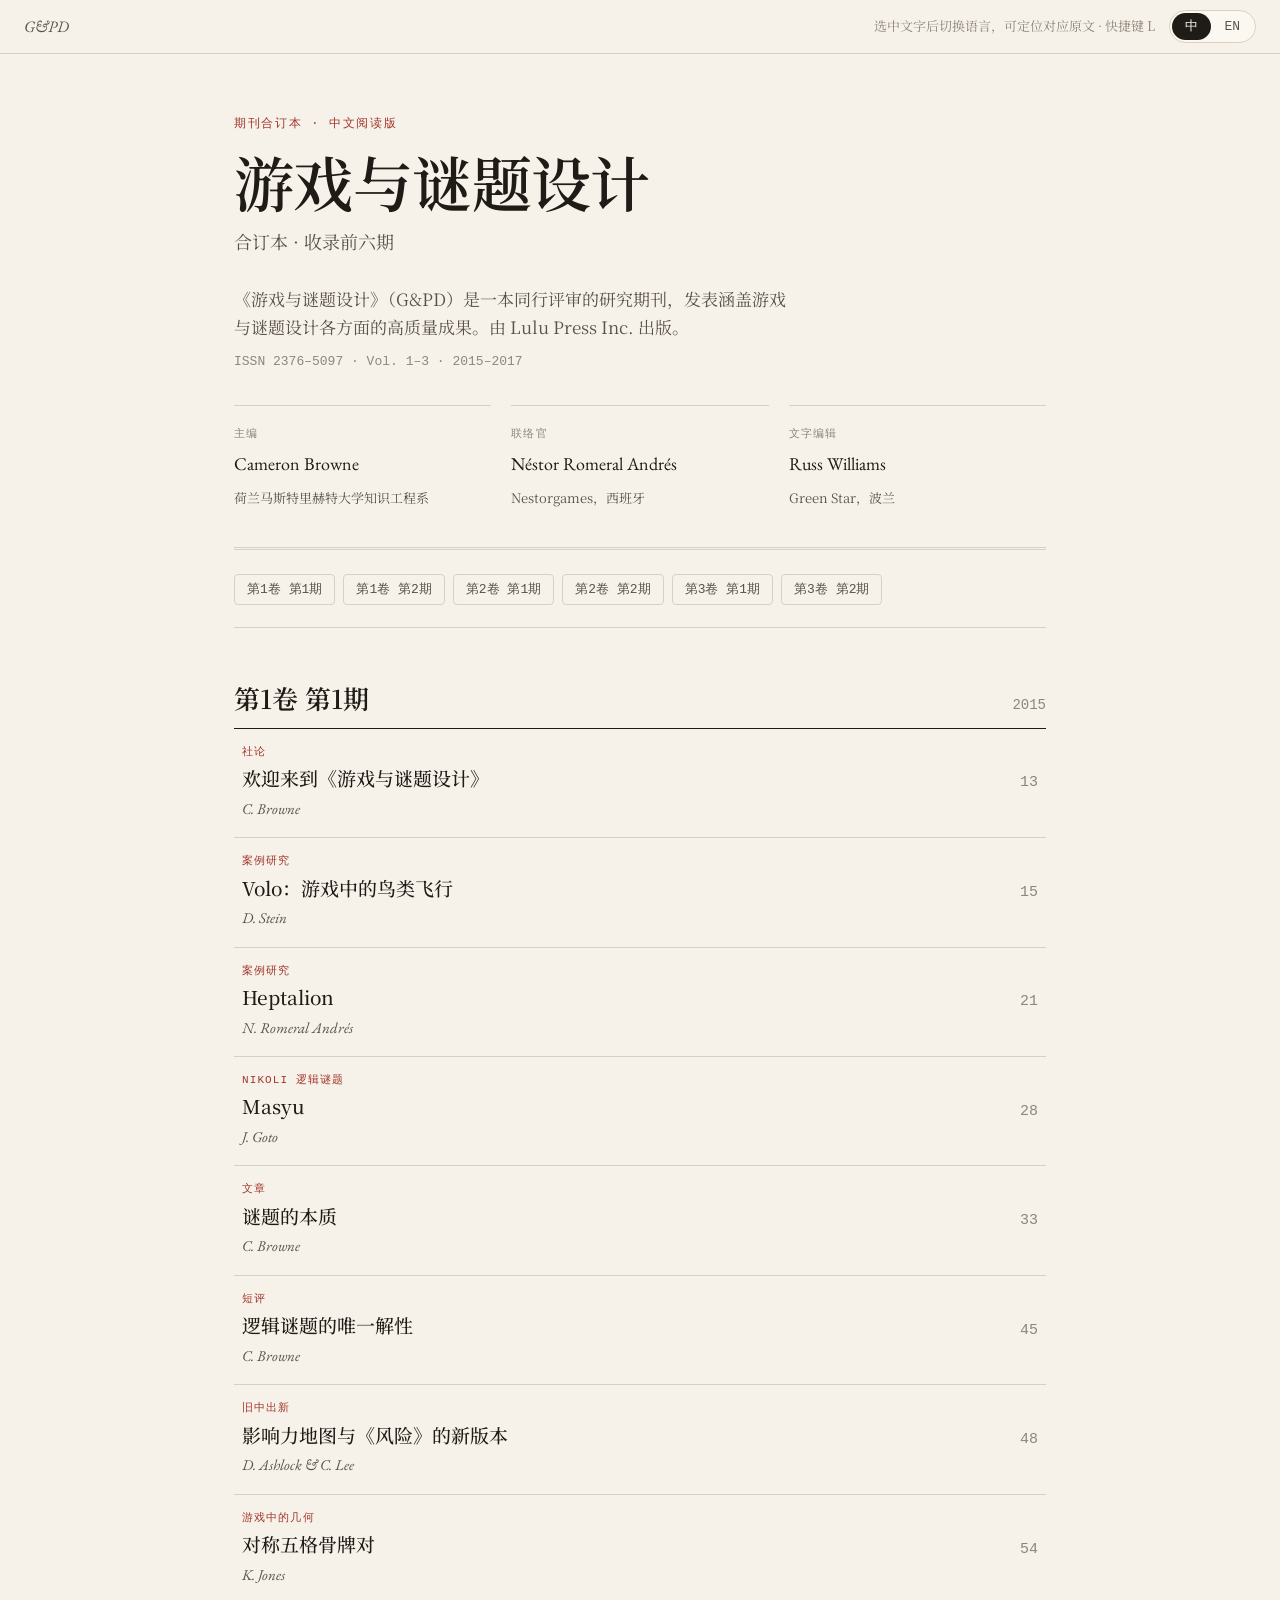
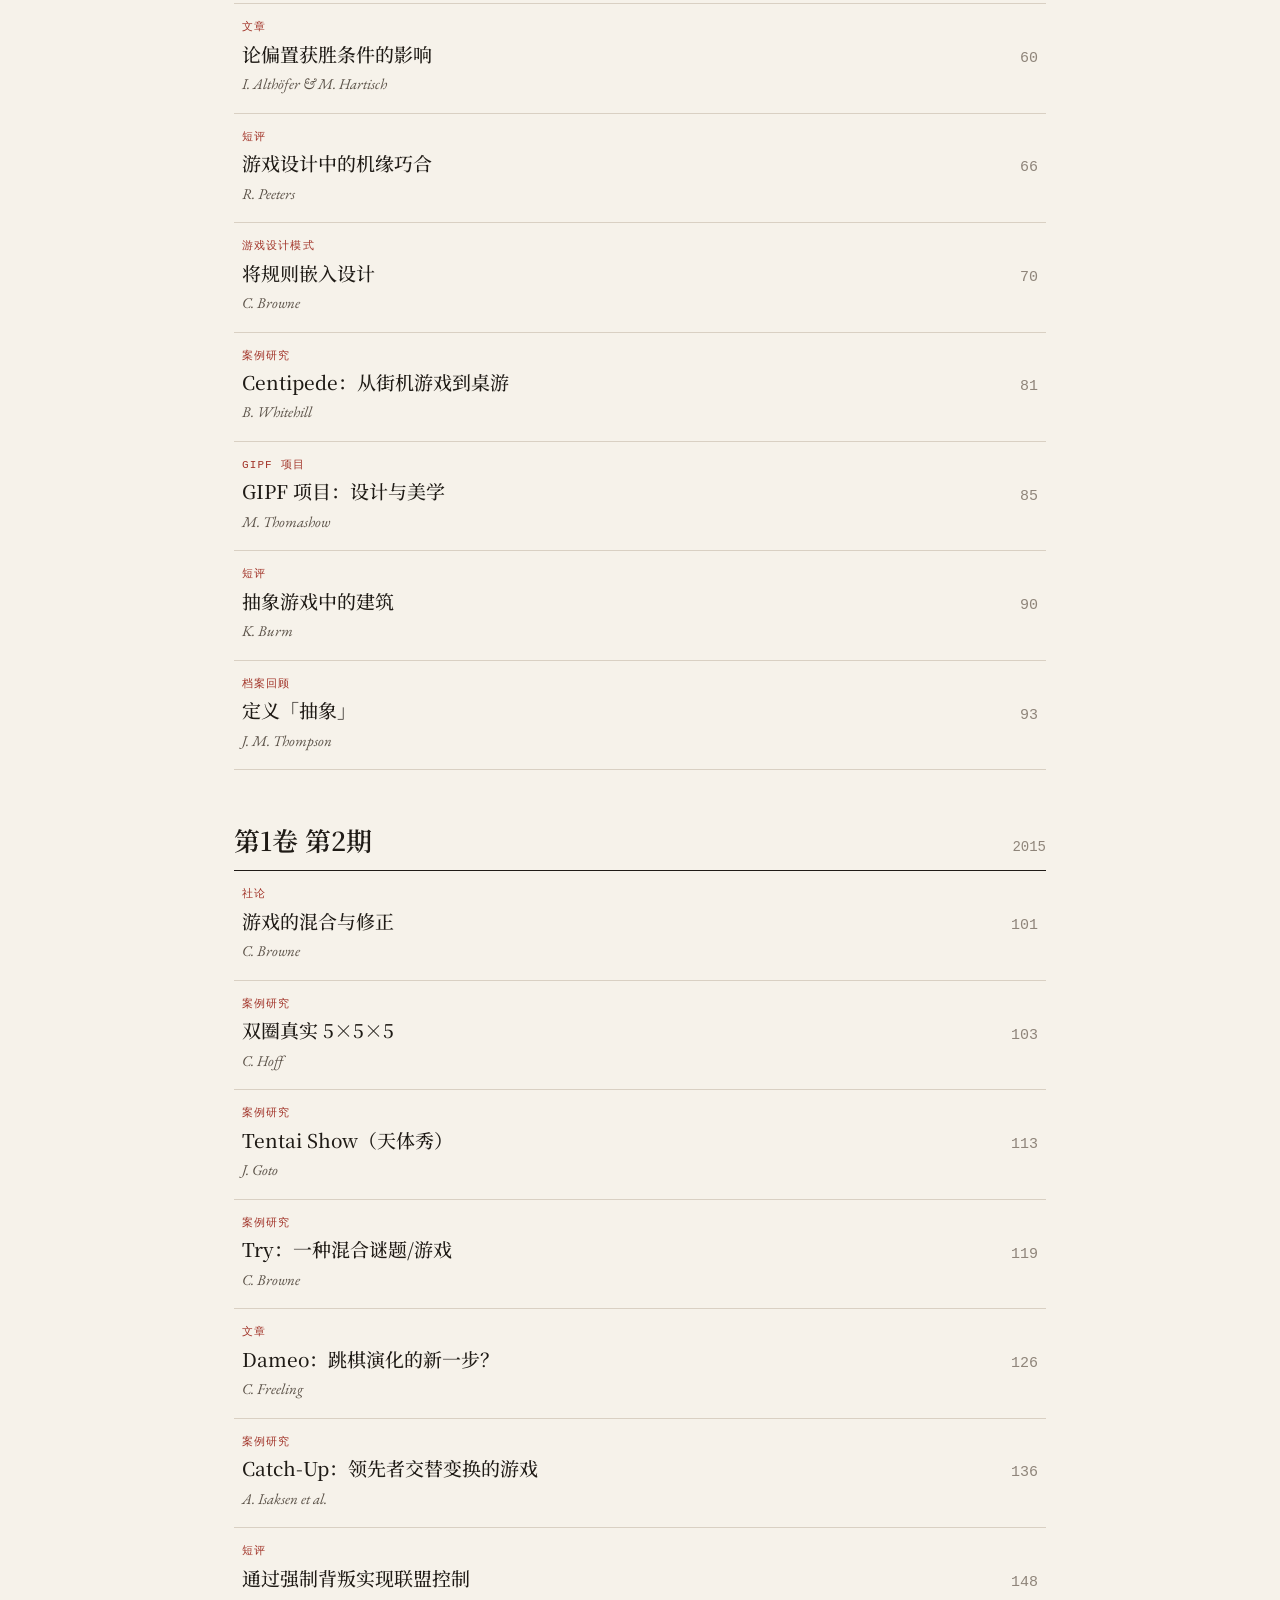
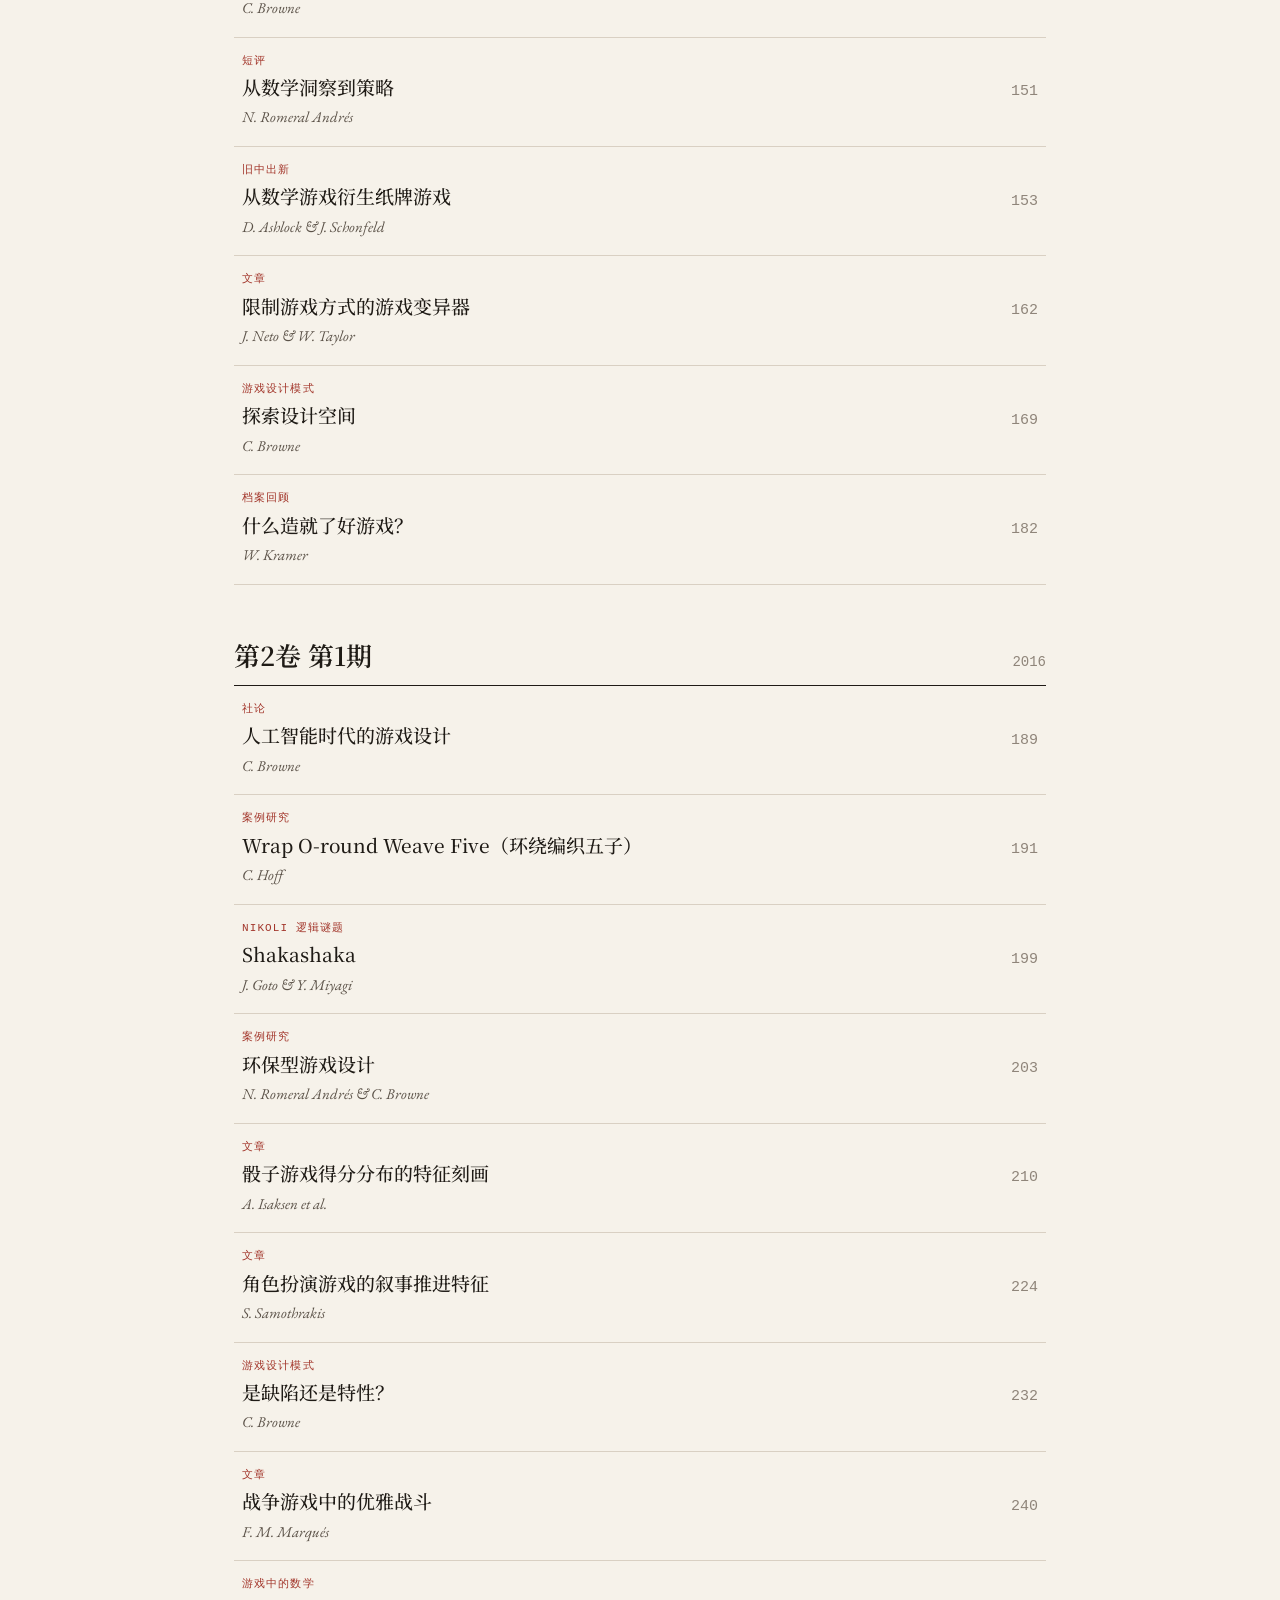
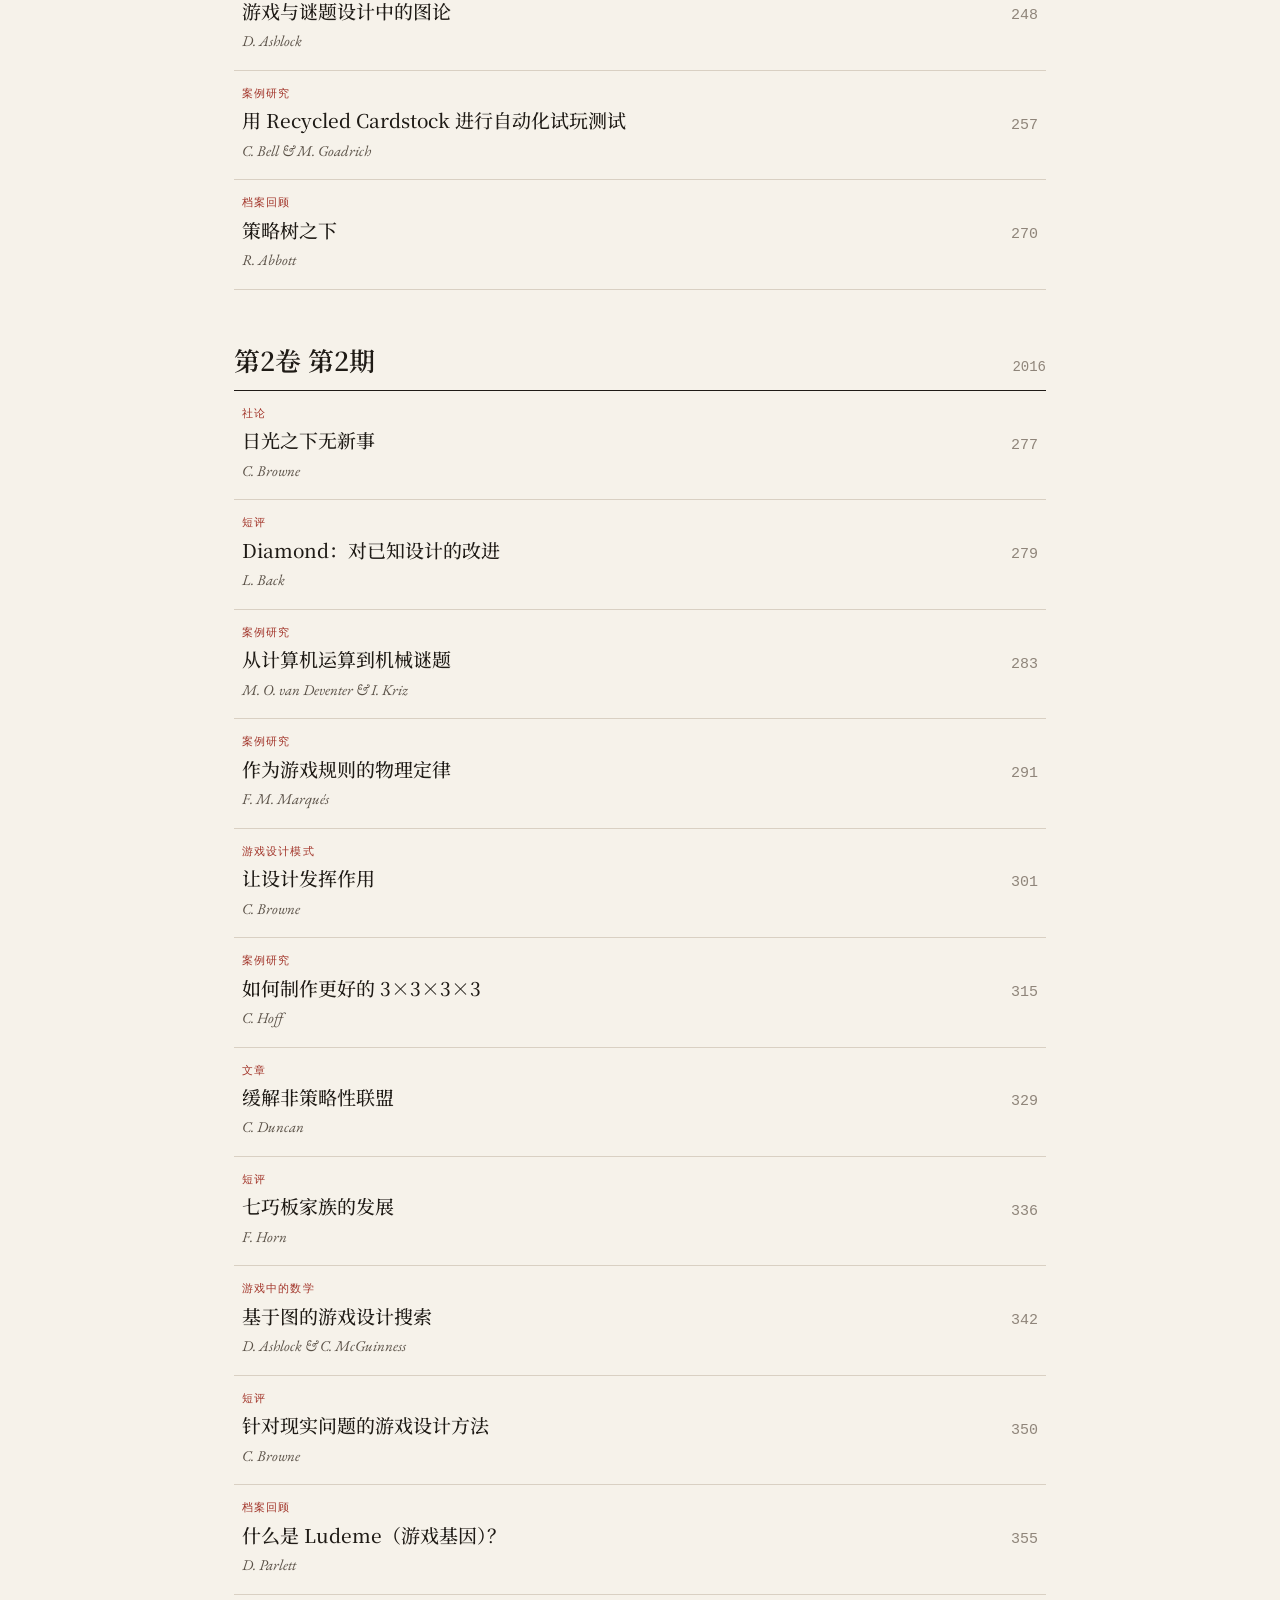
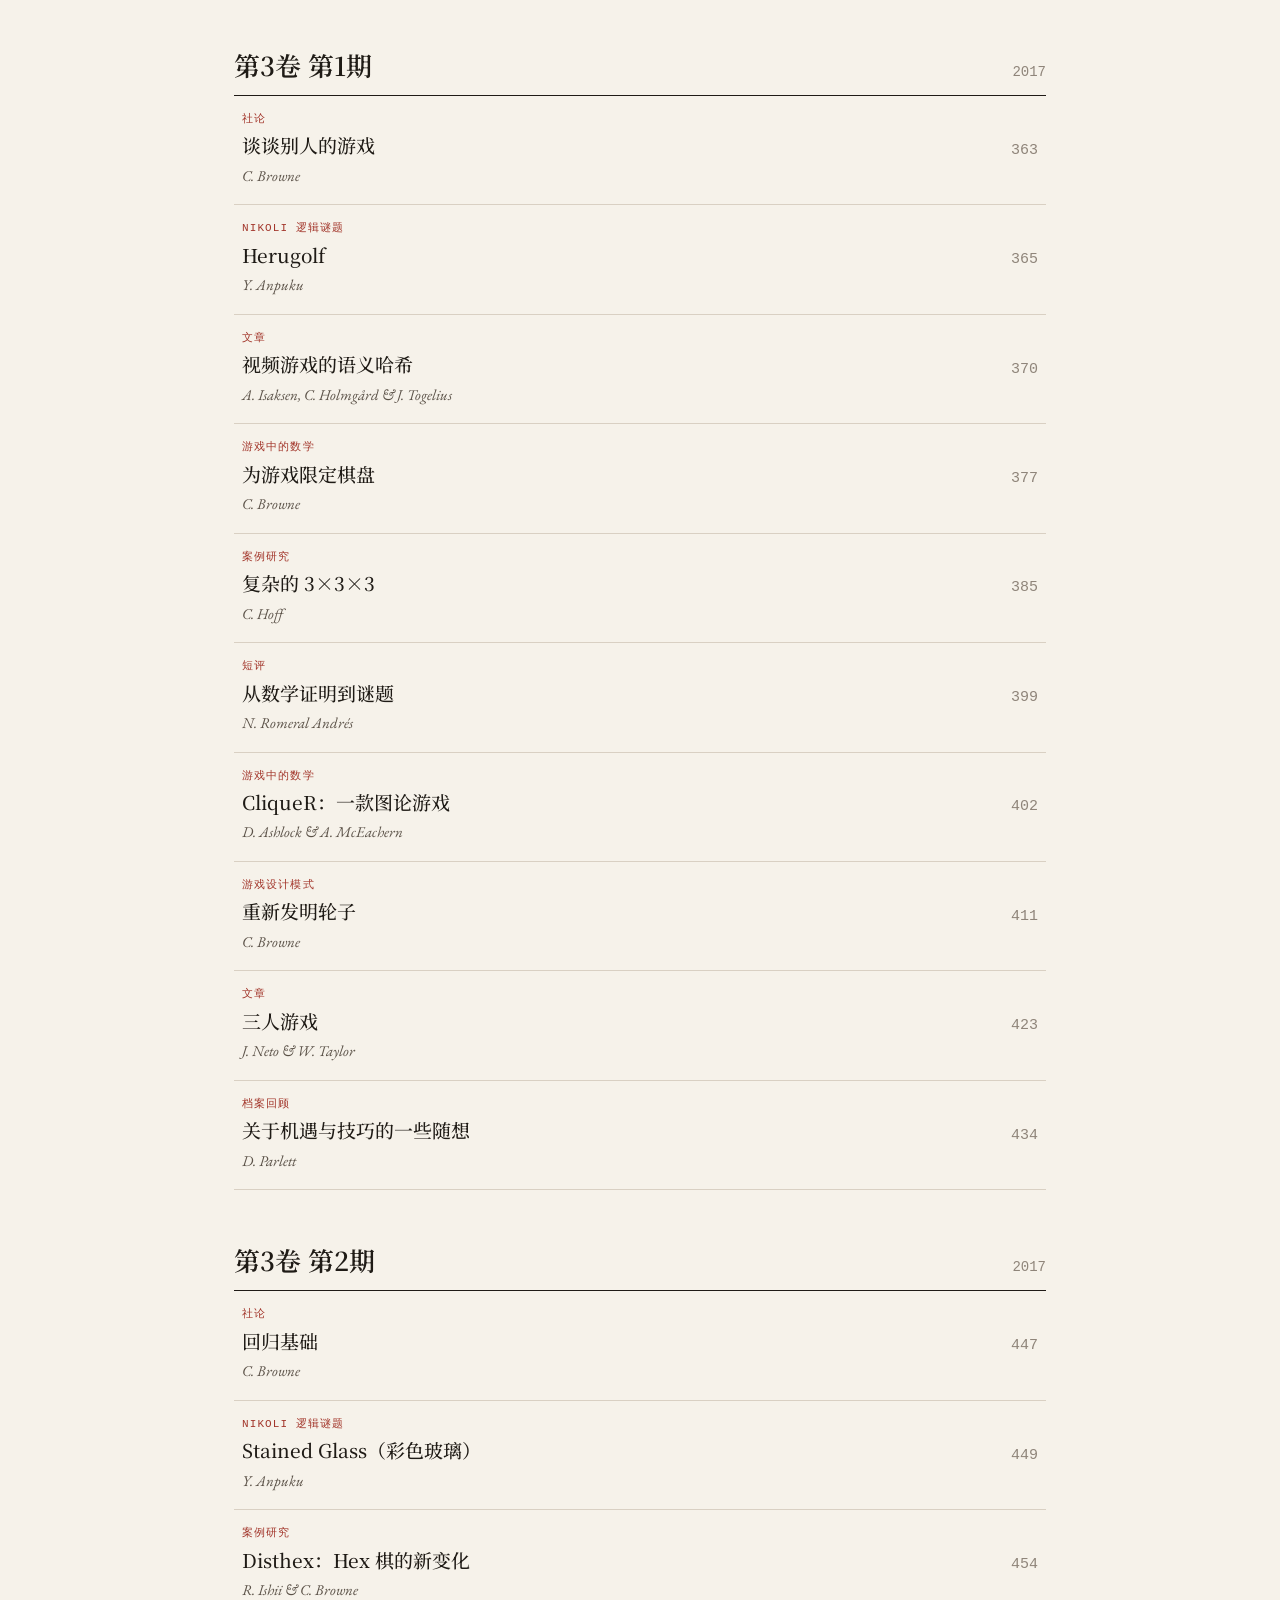
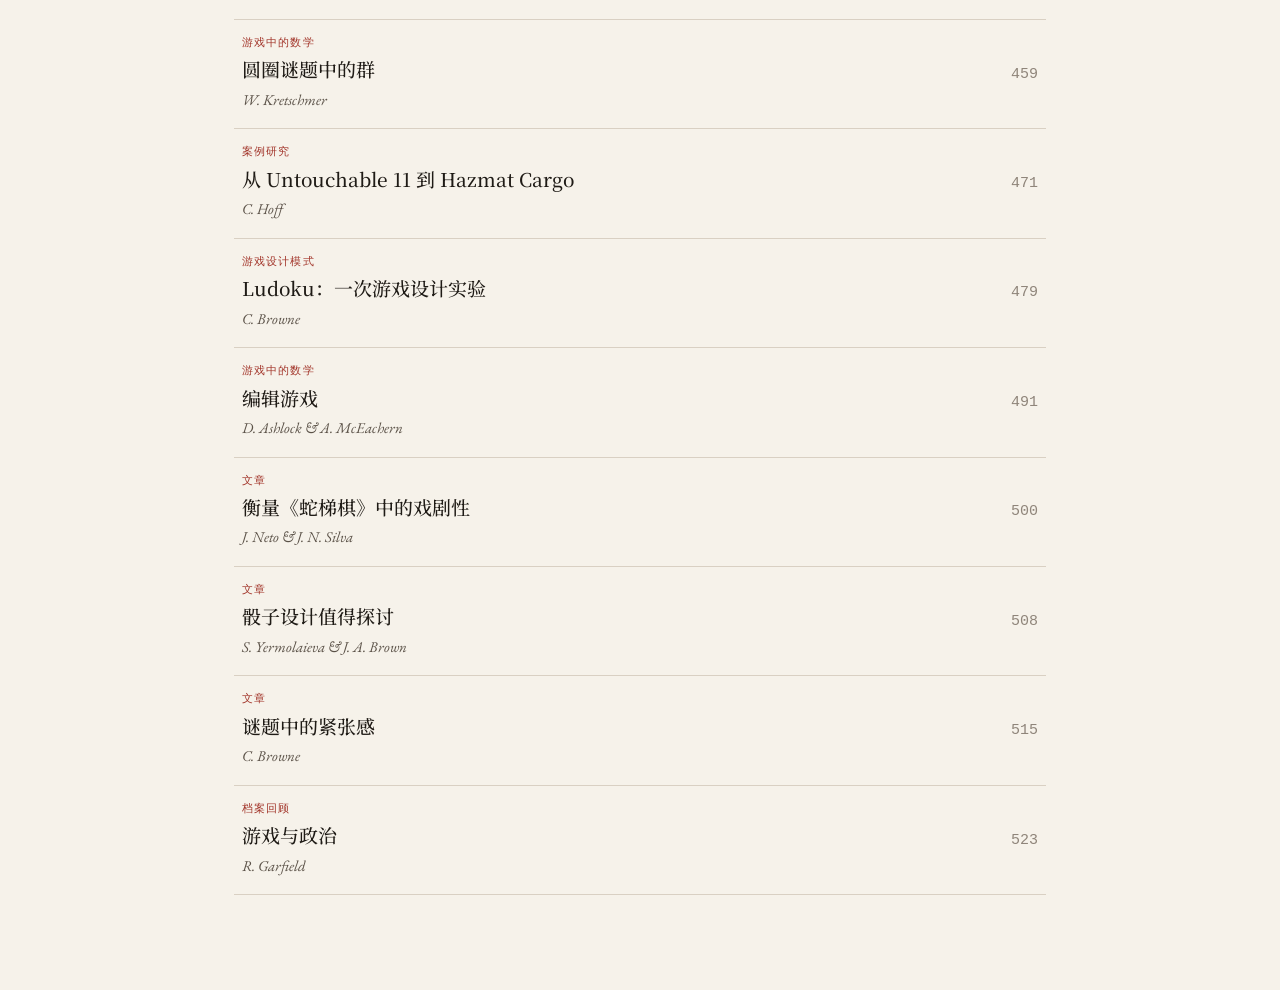
<file: index.html>
<!doctype html>
<html lang="zh-CN">
<head>
  <meta charset="utf-8">
  <meta name="viewport" content="width=device-width, initial-scale=1">
  <title>游戏与谜题设计 · 目录</title>
  <link rel="preconnect" href="https://fonts.googleapis.com">
  <link rel="stylesheet" href="https://fonts.googleapis.com/css2?family=EB+Garamond:ital,wght@0,400;0,500;0,600;1,400&family=Noto+Serif+SC:wght@400;500;600&display=swap">
  <link rel="stylesheet" href="assets/style.css">
  <script src="assets/toc-data.js"></script>
  <script src="assets/bilingual.js"></script>
</head>
<body>
  <header class="topbar">
    <a class="brand" href="index.html">G&amp;PD</a>
    <div class="right" id="topbar-right"></div>
  </header>

  <main class="wrap">
    <section class="masthead" id="masthead"></section>
    <ul class="issue-nav" id="issue-nav"></ul>
    <div id="issues"></div>
  </main>

  <script>
    const { INFO, issues } = GAPD;
    const $ = (id) => document.getElementById(id);

    const right = $("topbar-right");
    right.appendChild(Bi.seg({
      zh: "选中文字后切换语言，可定位对应原文 · 快捷键 L",
      en: "Select text, then switch language to locate its counterpart · Press L",
    }, "span", "hint"));
    Bi.mountSwitch(right);

    // 刊头
    const mh = $("masthead");
    mh.append(
      Bi.seg({ zh: "期刊合订本 · 中文阅读版", en: "Journal Compendium" }, "p", "eyebrow"),
      Bi.seg(INFO.title, "h1"),
      Bi.seg(INFO.subtitle, "p", "sub"),
      Bi.seg(INFO.intro, "p", "intro"),
    );
    const meta = document.createElement("p");
    meta.className = "meta";
    meta.textContent = "ISSN 2376–5097 · Vol. 1–3 · 2015–2017";
    mh.appendChild(meta);

    const people = document.createElement("ul");
    people.className = "people";
    INFO.people.forEach((p) => {
      const li = document.createElement("li");
      const name = document.createElement("span");
      name.className = "name";
      name.textContent = p.name;
      li.append(Bi.seg(p.role, "span", "role"), name, Bi.seg(p.org, "span", "org"));
      people.appendChild(li);
    });
    mh.appendChild(people);

    // 期号导航与目录
    const nav = $("issue-nav");
    const box = $("issues");
    issues.forEach((iss) => {
      const navLi = document.createElement("li");
      const navA = document.createElement("a");
      navA.href = `#${iss.id}`;
      navA.appendChild(Bi.seg(iss.label));
      navLi.appendChild(navA);
      nav.appendChild(navLi);

      const sec = document.createElement("section");
      sec.className = "issue";
      sec.id = iss.id;
      const head = document.createElement("div");
      head.className = "issue-head";
      const year = document.createElement("span");
      year.className = "year";
      year.textContent = iss.year;
      head.append(Bi.seg(iss.label, "h2"), year);
      sec.appendChild(head);

      const ol = document.createElement("ol");
      ol.className = "toc";
      iss.articles.forEach((a) => {
        const li = document.createElement("li");
        const link = document.createElement("a");
        link.href = `article.html?id=${a.id}`;
        link.draggable = false;
        // 拖选文字后松开鼠标不应触发跳转
        link.addEventListener("click", (e) => {
          if (!window.getSelection().isCollapsed) e.preventDefault();
        });
        const author = document.createElement("span");
        author.className = "a";
        author.textContent = a.authors;
        const page = document.createElement("span");
        page.className = "p";
        page.textContent = a.page;
        link.append(
          Bi.seg(a.section, "span", "k"),
          Bi.seg(a.title, "span", "t"),
          author,
          page,
        );
        li.appendChild(link);
        ol.appendChild(li);
      });
      sec.appendChild(ol);
      box.appendChild(sec);
    });

    const setTitle = () => {
      document.title = Bi.lang === "zh" ? "游戏与谜题设计 · 目录" : "Game & Puzzle Design · Contents";
    };
    document.addEventListener("bi:lang", setTitle);
    setTitle();
  </script>
</body>
</html>
</file>
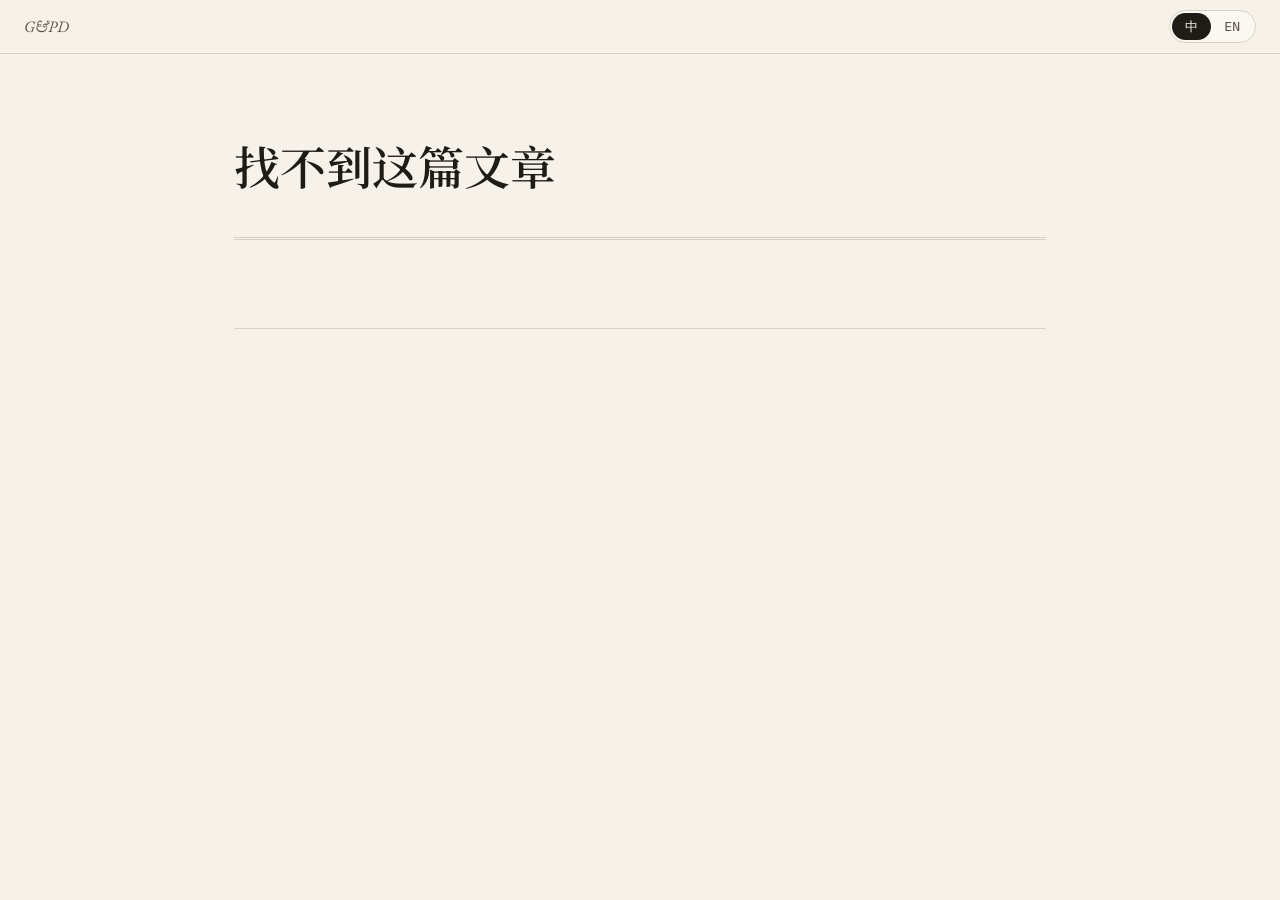
<file: article.html>
<!doctype html>
<html lang="zh-CN">
<head>
  <meta charset="utf-8">
  <meta name="viewport" content="width=device-width, initial-scale=1">
  <title>游戏与谜题设计</title>
  <link rel="preconnect" href="https://fonts.googleapis.com">
  <link rel="stylesheet" href="https://fonts.googleapis.com/css2?family=EB+Garamond:ital,wght@0,400;0,500;0,600;1,400&family=Noto+Serif+SC:wght@400;500;600&display=swap">
  <link rel="stylesheet" href="assets/style.css">
  <script src="assets/toc-data.js"></script>
  <script src="assets/bilingual.js"></script>
</head>
<body>
  <header class="topbar">
    <a class="brand" href="index.html">G&amp;PD</a>
    <div class="right" id="topbar-right"></div>
  </header>

  <main class="wrap">
    <nav class="crumbs" id="crumbs"></nav>
    <header class="article-head" id="head"></header>
    <article class="body" id="body"></article>
    <nav class="pager" id="pager"></nav>
  </main>

  <script>
    // 正文译文放在 articles/<id>.js,格式:
    // window.GAPD_ARTICLE = { blocks: [ { type: "p" | "h2", zh: "…", en: "…" }, … ] };
    // 每个 block 就是一个中英对照单位,选中后切换语言即可定位对应原文。
    const $ = (id) => document.getElementById(id);
    const el = (tag, cls, text) => {
      const e = document.createElement(tag);
      if (cls) e.className = cls;
      if (text != null) e.textContent = text;
      return e;
    };

    Bi.mountSwitch($("topbar-right"));

    const id = new URLSearchParams(location.search).get("id");
    const a = GAPD.byId[id];

    if (!a) {
      $("head").appendChild(Bi.seg({ zh: "找不到这篇文章", en: "Article not found" }, "h1"));
    } else {
      const crumbs = $("crumbs");
      const home = el("a");
      home.href = `index.html#${a.issue.id}`;
      home.appendChild(Bi.seg({ zh: "目录", en: "Contents" }));
      crumbs.append(home, " / ", Bi.seg(a.issue.label), ` · ${a.issue.year}`);

      const pages = a.endPage ? `pp. ${a.page}–${a.endPage}` : `p. ${a.page}`;
      const facts = el("div", "facts");
      facts.append(el("span", null, pages));
      const pdfUrl = GAPD.pdfHref(a.page);
      const pdf = el("a", "btn");
      pdf.href = pdfUrl;
      pdf.target = "_blank";
      pdf.appendChild(Bi.seg({ zh: "在 PDF 中打开原文 ↗", en: "Open original in PDF ↗" }));

      $("head").append(
        Bi.seg(a.section, "span", "k"),
        Bi.seg(a.title, "h1"),
        el("div", "a", a.authors),
        facts,
      );
      if (pdfUrl) facts.appendChild(pdf);

      const setTitle = () => {
        document.title = `${a.title[Bi.lang]} · ${Bi.lang === "zh" ? "游戏与谜题设计" : "Game & Puzzle Design"}`;
      };
      document.addEventListener("bi:lang", setTitle);
      setTitle();

      // 上一篇 / 下一篇(跨期连续)
      const all = GAPD.issues.flatMap((iss) => iss.articles);
      const i = all.findIndex((x) => x.id === a.id);
      [[all[i - 1], "prev", { zh: "← 上一篇", en: "← Previous" }],
       [all[i + 1], "next", { zh: "下一篇 →", en: "Next →" }]].forEach(([x, cls, dir]) => {
        if (!x) return;
        const link = el("a", cls);
        link.href = `article.html?id=${x.id}`;
        link.append(Bi.seg(dir, "span", "dir"), Bi.seg(x.title));
        $("pager").appendChild(link);
      });

      // 尝试加载正文译文
      const script = document.createElement("script");
      script.src = `articles/${a.id}.js`;
      script.onload = () => {
        const body = $("body");
        let notes = null;
        (window.GAPD_ARTICLE?.blocks || []).forEach((b) => {
          if (b.type === "figure") {
            const fig = el("figure");
            const img = el("img");
            img.src = b.src;
            img.alt = b.en;
            if (b.width) img.style.maxWidth = `${b.width}px`;
            fig.append(img, Bi.seg(b, "figcaption"));
            body.appendChild(fig);
          } else if (b.type === "note") {
            if (!notes) {
              notes = el("aside", "notes");
              notes.appendChild(Bi.seg({ zh: "注释", en: "Notes" }, "h4"));
              body.appendChild(notes);
            }
            notes.appendChild(Bi.seg(b, "p"));
          } else {
            const tag = { h2: "h2", h3: "h3", h4: "h4", quote: "blockquote" }[b.type] || "p";
            body.appendChild(Bi.seg(b, tag, b.type));
          }
        });
      };
      script.onerror = () => {
        const box = el("div", "placeholder");
        box.appendChild(Bi.seg(pdfUrl ? {
          zh: "这篇文章的正文还没有翻译。可以先在 PDF 中阅读原文。",
          en: "The body of this article has not been translated yet. You can read the original in the PDF.",
        } : {
          zh: "这篇文章的正文还没有翻译。",
          en: "The body of this article has not been translated yet.",
        }, "p"));
        if (pdfUrl) {
          box.appendChild(pdf.cloneNode(true));
          box.lastChild.replaceChildren(Bi.seg({ zh: `跳到 PDF 第 ${a.page} 页 ↗`, en: `Jump to page ${a.page} ↗` }));
        }
        $("body").appendChild(box);
      };
      document.head.appendChild(script);
    }
  </script>
</body>
</html>
</file>
<file: assets/style.css>
:root {
  --paper: #f6f2ea;
  --paper-raised: #fbf8f2;
  --ink: #1f1b16;
  --ink-soft: #5b5248;
  --ink-faint: #8f857a;
  --rule: #d9d0c3;
  --accent: #a2352a;
  --accent-soft: rgba(162, 53, 42, 0.08);
  --hit: #f3d98b;
  --hit-ring: #c99a1d;
  --serif-en: "EB Garamond", "Palatino Linotype", Palatino, "Book Antiqua", Georgia, serif;
  --serif-zh: "Noto Serif SC", "Songti SC", "STSong", serif;
  --mono: ui-monospace, "SF Mono", Menlo, monospace;
}
@media (prefers-color-scheme: dark) {
  :root:not([data-theme="light"]) {
    --paper: #1a1815;
    --paper-raised: #221f1b;
    --ink: #ece5d8;
    --ink-soft: #b5aa9b;
    --ink-faint: #7f766b;
    --rule: #3a352f;
    --accent: #e0806f;
    --accent-soft: rgba(224, 128, 111, 0.1);
    --hit: #5a4714;
    --hit-ring: #c99a1d;
  }
}
:root[data-theme="dark"] {
  --paper: #1a1815;
  --paper-raised: #221f1b;
  --ink: #ece5d8;
  --ink-soft: #b5aa9b;
  --ink-faint: #7f766b;
  --rule: #3a352f;
  --accent: #e0806f;
  --accent-soft: rgba(224, 128, 111, 0.1);
  --hit: #5a4714;
  --hit-ring: #c99a1d;
}

* { box-sizing: border-box; }
html { scroll-padding-top: 72px; }
body {
  margin: 0;
  background: var(--paper);
  color: var(--ink);
  font-family: var(--serif-zh);
  font-size: 17px;
  line-height: 1.7;
  -webkit-font-smoothing: antialiased;
}
html[data-lang="en"] body { font-family: var(--serif-en); font-size: 18px; }
a { color: inherit; }

/* 顶栏 */
.topbar {
  position: sticky; top: 0; z-index: 10;
  display: flex; align-items: center; justify-content: space-between; gap: 12px;
  padding: 10px 24px;
  background: color-mix(in srgb, var(--paper) 88%, transparent);
  backdrop-filter: blur(8px);
  border-bottom: 1px solid var(--rule);
}
.topbar .brand {
  font-family: var(--serif-en); font-style: italic; font-size: 16px;
  text-decoration: none; color: var(--ink-soft);
}
.topbar .right { display: flex; align-items: center; gap: 14px; }
.hint { font-size: 13px; color: var(--ink-faint); }
.lang-switch {
  display: inline-flex; border: 1px solid var(--rule); border-radius: 999px;
  padding: 2px; background: var(--paper-raised);
}
.lang-switch button {
  font: 500 13px/1 var(--mono); color: var(--ink-soft);
  background: none; border: 0; border-radius: 999px;
  padding: 7px 13px; cursor: pointer;
}
.lang-switch button[aria-pressed="true"] { background: var(--ink); color: var(--paper); }

.wrap { max-width: 860px; margin: 0 auto; padding: 0 24px 96px; }

/* 刊头 */
.masthead { padding: 64px 0 36px; border-bottom: 3px double var(--rule); }
.masthead .eyebrow {
  font: 500 12px/1 var(--mono); letter-spacing: .14em; text-transform: uppercase;
  color: var(--accent); margin: 0 0 18px;
}
.masthead h1 {
  margin: 0; font-weight: 600; font-size: clamp(36px, 7vw, 60px); line-height: 1.1;
  letter-spacing: -0.01em;
}
.masthead .sub { margin: 12px 0 0; color: var(--ink-soft); font-size: 18px; }
.masthead .intro { margin: 28px 0 0; max-width: 62ch; color: var(--ink-soft); }
.masthead .meta { margin-top: 10px; font: 13px/1.6 var(--mono); color: var(--ink-faint); }

.people {
  display: grid; grid-template-columns: repeat(3, 1fr); gap: 20px;
  margin: 32px 0 0; padding: 0; list-style: none;
}
.people li { border-top: 1px solid var(--rule); padding-top: 10px; }
.people .role { font: 500 11px/1.4 var(--mono); letter-spacing: .1em; text-transform: uppercase; color: var(--ink-faint); }
.people .name { display: block; font-family: var(--serif-en); font-size: 18px; margin: 4px 0 2px; }
.people .org { font-size: 13px; color: var(--ink-soft); line-height: 1.5; }

/* 期号导航 */
.issue-nav {
  display: flex; flex-wrap: wrap; gap: 8px; padding: 22px 0; margin: 0;
  list-style: none; border-bottom: 1px solid var(--rule);
}
.issue-nav a {
  display: inline-block; text-decoration: none;
  font: 13px/1 var(--mono); color: var(--ink-soft);
  padding: 8px 12px; border: 1px solid var(--rule); border-radius: 4px;
}
.issue-nav a:hover { border-color: var(--ink); color: var(--ink); }

/* 期 */
.issue { padding-top: 48px; }
.issue-head {
  display: flex; align-items: baseline; justify-content: space-between; gap: 16px;
  border-bottom: 1px solid var(--ink); padding-bottom: 8px;
}
.issue-head h2 { margin: 0; font-size: 26px; font-weight: 600; }
.issue-head .year { font: 14px var(--mono); color: var(--ink-faint); }

.toc { list-style: none; margin: 0; padding: 0; }
.toc li { border-bottom: 1px solid var(--rule); }
.toc a {
  display: grid; grid-template-columns: 1fr auto; gap: 4px 24px;
  padding: 16px 8px; text-decoration: none; border-radius: 4px;
  transition: background .15s;
  -webkit-user-drag: none; user-select: text;
}
.toc a:hover { background: var(--accent-soft); }
.toc a:hover .t { color: var(--accent); }
.toc .k, .toc .t, .toc .a { justify-self: start; }
.toc .k {
  grid-column: 1; font: 500 11px/1.4 var(--mono); letter-spacing: .1em;
  text-transform: uppercase; color: var(--accent);
}
.toc .t { grid-column: 1; font-size: 19px; line-height: 1.45; font-weight: 500; }
.toc .a { grid-column: 1; font-family: var(--serif-en); font-style: italic; color: var(--ink-soft); font-size: 15px; }
.toc .p {
  grid-column: 2; grid-row: 1 / span 3; align-self: center;
  font: 15px var(--mono); color: var(--ink-faint); font-variant-numeric: tabular-nums;
}

/* 文章页 */
.crumbs { padding-top: 40px; font: 13px var(--mono); color: var(--ink-faint); }
.crumbs a { color: var(--ink-soft); }
.article-head { padding: 28px 0 32px; border-bottom: 3px double var(--rule); }
.article-head .k { font: 500 12px/1 var(--mono); letter-spacing: .14em; text-transform: uppercase; color: var(--accent); }
.article-head h1 { margin: 16px 0 12px; font-size: clamp(30px, 5.5vw, 46px); line-height: 1.2; font-weight: 600; }
.article-head .a { font-family: var(--serif-en); font-style: italic; font-size: 19px; color: var(--ink-soft); }
.article-head .facts { margin-top: 18px; display: flex; flex-wrap: wrap; gap: 8px 20px; font: 13px var(--mono); color: var(--ink-faint); }
.btn {
  display: inline-flex; align-items: center; gap: 6px;
  font: 13px/1 var(--mono); text-decoration: none; color: var(--ink);
  padding: 9px 14px; border: 1px solid var(--ink); border-radius: 4px;
}
.btn:hover { background: var(--ink); color: var(--paper); }
.placeholder {
  margin: 40px 0; padding: 28px; background: var(--paper-raised);
  border: 1px dashed var(--rule); border-radius: 6px; color: var(--ink-soft);
}
.placeholder p { margin: 0 0 16px; }
.body { padding-top: 32px; }
.body p { margin: 0 0 1.1em; text-align: justify; }
.body h2 { font-size: 24px; font-weight: 600; margin: 2.2em 0 .6em; }
.body h3 { font-size: 18px; font-weight: 600; margin: 1.8em 0 .4em; color: var(--ink); }
.body p.lead {
  font-size: 1.05em; color: var(--ink-soft); font-style: italic;
  border-left: 3px solid var(--accent); padding-left: 18px; margin-bottom: 2em;
}
html[data-lang="zh"] .body p.lead { font-style: normal; }
.body figure { margin: 2em 0; text-align: center; }
.body figure img {
  display: block; width: 100%; height: auto; margin: 0 auto;
  background: #fff; border-radius: 6px; padding: 12px;
}
.body figcaption { display: inline-block; margin-top: 10px; font-size: 14px; color: var(--ink-soft); text-align: left; }
.body blockquote {
  margin: .4em 0; padding: 0 0 0 28px; font-size: 1.15em; font-style: italic;
}
html[data-lang="zh"] .body blockquote { font-style: normal; }
.body p.cite { padding-left: 28px; margin-top: .6em; color: var(--ink-soft); }
.body h4 { font-size: 16px; font-weight: 600; margin: 1.6em 0 .3em; color: var(--ink-soft); }
.body p.li { margin: 0 0 .5em; padding-left: 1.4em; text-align: left; }
.body p.box {
  margin: 0 0 .6em; padding: 10px 16px; text-align: left;
  background: var(--paper-raised); border-left: 3px solid var(--rule); border-radius: 2px;
}
.body p.bio { font-size: 15px; color: var(--ink-soft); }
.body p.ref {
  font-size: 14px; color: var(--ink-soft); text-align: left;
  margin: 0 0 .5em; padding-left: 2.2em; text-indent: -2.2em; word-break: break-word;
}
.body .notes { margin-top: 3em; padding-top: 1em; border-top: 1px solid var(--rule); font-size: 14px; color: var(--ink-soft); }
.body .notes h4 { margin: 0 0 .6em; font: 500 11px/1.4 var(--mono); letter-spacing: .1em; text-transform: uppercase; color: var(--ink-faint); }
.body .notes p { text-align: left; word-break: break-all; }
.pager {
  display: grid; grid-template-columns: 1fr 1fr; gap: 16px;
  margin-top: 56px; padding-top: 20px; border-top: 1px solid var(--rule);
}
.pager a { text-decoration: none; padding: 12px; border-radius: 4px; }
.pager a:hover { background: var(--accent-soft); }
.pager .dir { display: block; font: 12px var(--mono); color: var(--ink-faint); }
.pager .next { text-align: right; grid-column: 2; }

/* 选中对应高亮 */
.bi-hit {
  background: var(--hit);
  box-shadow: 0 0 0 3px var(--hit), 0 2px 0 3px var(--hit-ring);
  border-radius: 2px;
  animation: hit-in .5s ease-out;
}
@keyframes hit-in { from { box-shadow: 0 0 0 10px transparent; } }

@media (max-width: 640px) {
  .topbar { padding: 10px 16px; }
  .hint { display: none; }
  .wrap { padding: 0 16px 72px; }
  .masthead { padding-top: 40px; }
  .people { grid-template-columns: 1fr; gap: 12px; }
  .toc a { padding: 14px 4px; gap: 4px 12px; }
  .toc .t { font-size: 17px; }
}
</file>
